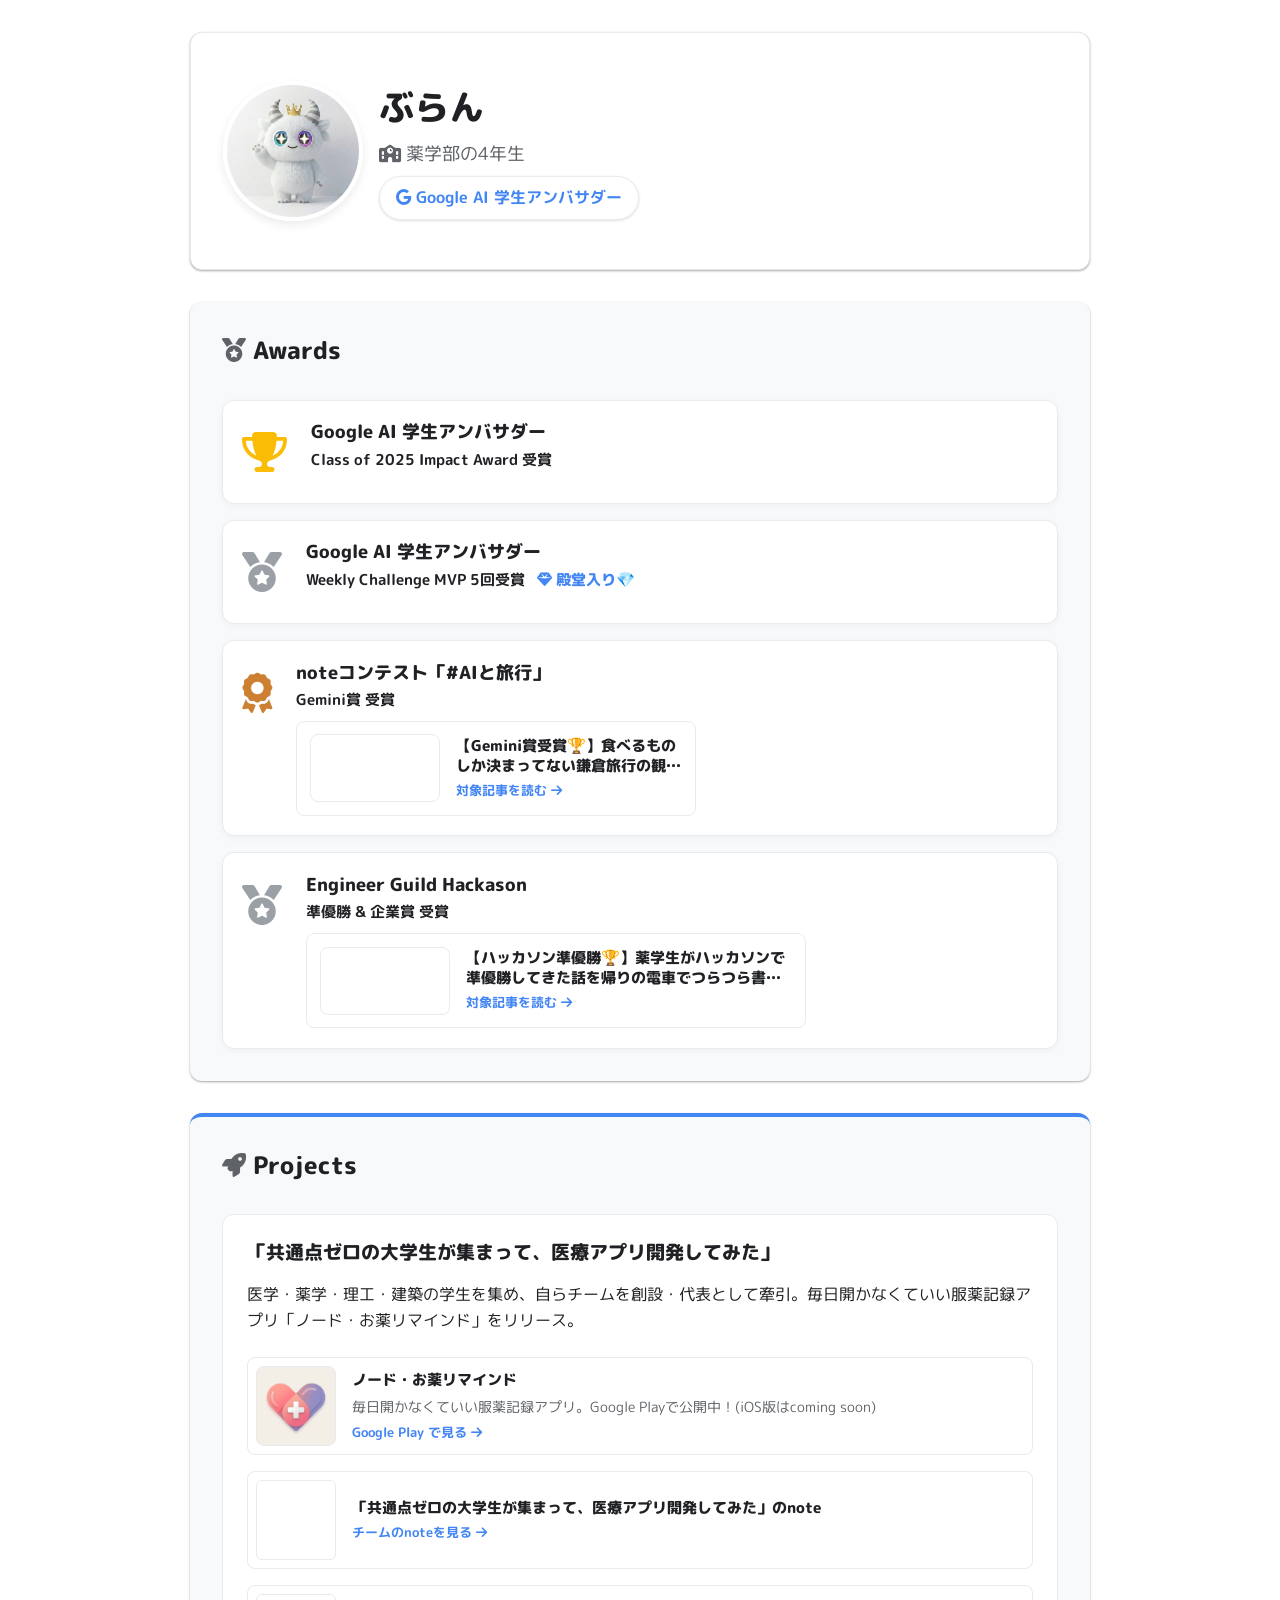
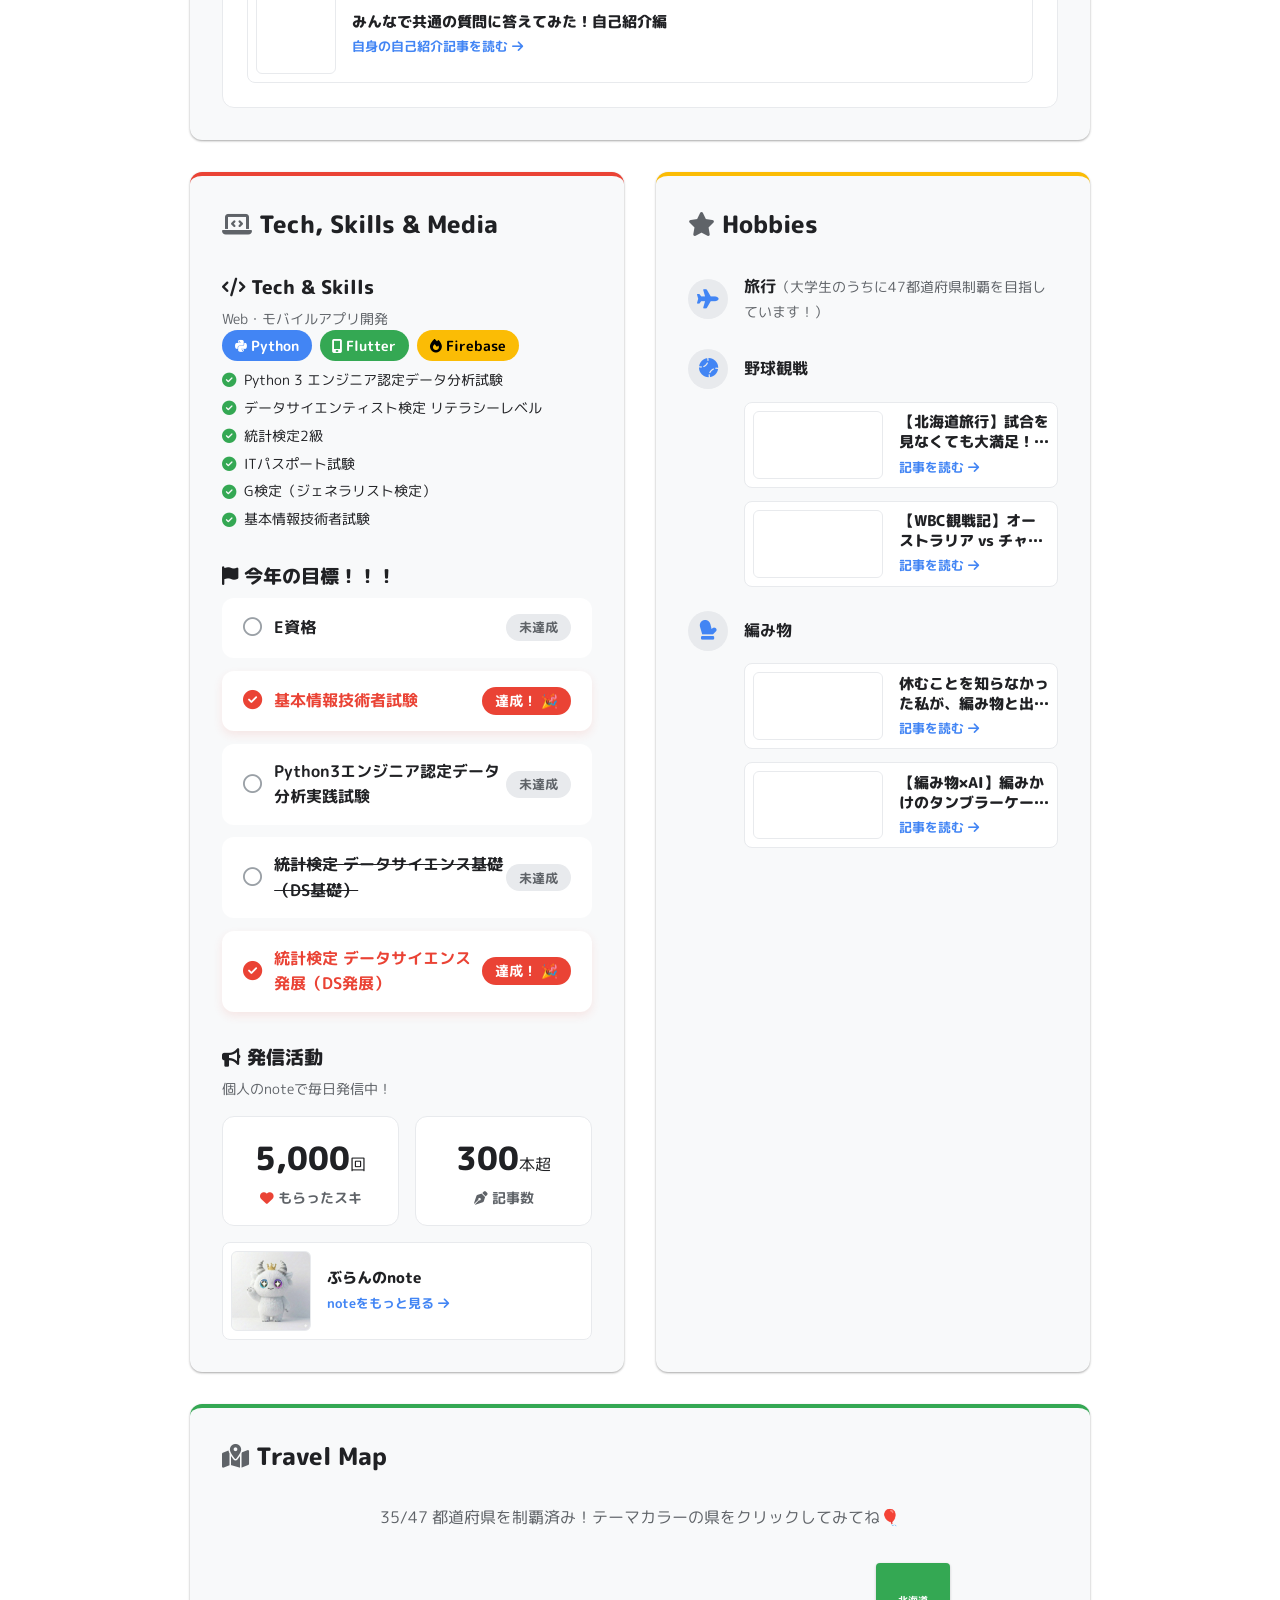
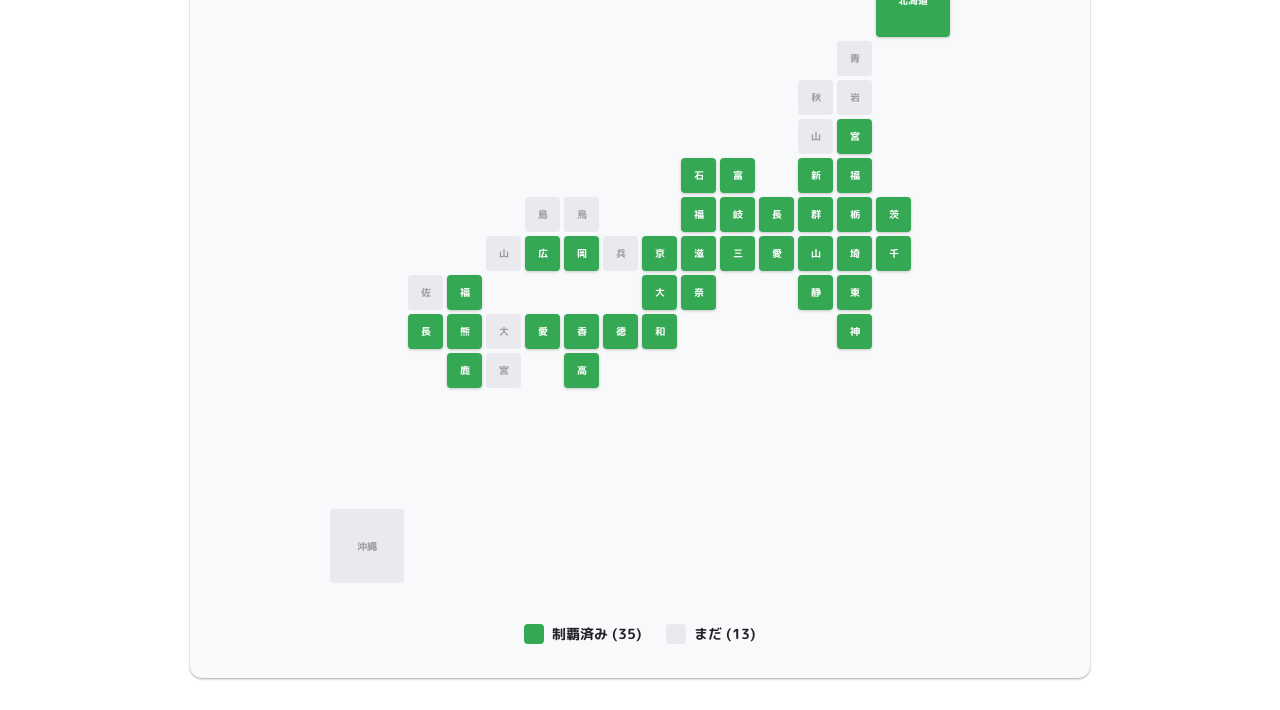
<file: index.html>
<!DOCTYPE html>
<html lang="ja">
<head>
    <meta charset="UTF-8">
    <meta name="referrer" content="no-referrer">
    <meta name="viewport" content="width=device-width, initial-scale=1.0">
    <title>ぶらん Profile | Google AI 学生アンバサダー</title>
    
    <!-- Google Fonts -->
    <link rel="preconnect" href="https://fonts.googleapis.com">
    <link rel="preconnect" href="https://fonts.gstatic.com" crossorigin>
    <link href="https://fonts.googleapis.com/css2?family=M+PLUS+Rounded+1c:wght@400;500;700;800&family=Nunito:wght@400;700;900&display=swap" rel="stylesheet">
    
    <!-- Font Awesome -->
    <link rel="stylesheet" href="https://cdnjs.cloudflare.com/ajax/libs/font-awesome/6.4.0/css/all.min.css">
    
    <!-- Custom CSS -->
    <link rel="stylesheet" href="style.css?v=5">
</head>
<body>
    <div class="container">
        
        <!-- ==============================
             1. Header / Profile
        =============================== -->
        <header class="card profile-header drop-shadow">
            <div class="profile-avatar-container">
                <img src="assets/buran-avatar.png" alt="ぶらん" class="profile-avatar-img">
            </div>
            <div class="profile-info">
                <h1 class="profile-name">ぶらん</h1>
                <p class="profile-affiliation"><i class="fa-solid fa-school"></i> 薬学部の4年生</p>
                <div class="profile-title-badge">
                    <i class="fa-brands fa-google"></i> Google AI 学生アンバサダー
                </div>
            </div>
        </header>

        <!-- ==============================
             2. Awards (受賞歴・実績)
        =============================== -->
        <section class="card awards-section drop-shadow">
            <h2 class="section-title"><i class="fa-solid fa-medal section-icon"></i> Awards</h2>
            <div class="awards-list">
                <div class="award-item">
                    <div class="award-icon"><i class="fa-solid fa-trophy"></i></div>
                    <div class="award-text">
                        <h3>Google AI 学生アンバサダー</h3>
                        <p class="award-desc">Class of 2025 Impact Award 受賞</p>
                    </div>
                </div>
                <div class="award-item">
                    <div class="award-icon silver"><i class="fa-solid fa-medal"></i></div>
                    <div class="award-text">
                        <h3>Google AI 学生アンバサダー</h3>
                        <p class="award-desc">Weekly Challenge MVP 5回受賞 <span style="color: var(--google-blue); font-weight: 800; margin-left: 0.5rem;"><i class="fa-solid fa-gem"></i> 殿堂入り💎</span></p>
                    </div>
                </div>
                <div class="award-item">
                    <div class="award-icon bronze"><i class="fa-solid fa-award"></i></div>
                    <div class="award-text">
                        <h3>noteコンテスト「#AIと旅行」</h3>
                        <p class="award-desc">Gemini賞 受賞</p>
                        <a href="https://note.com/ripe_spirea6186/n/n0808cb4fd16c" target="_blank" class="article-card mt-2" style="max-width: 400px; padding: 0.8rem;">
                            <div class="article-thumb article-thumb-wide" style="background-image: url('https://assets.st-note.com/production/uploads/images/218817394/rectangle_large_type_2_5f4ca6d6369a34ae7428eb9b64c55cc7.png'); border-radius: 8px;"></div>
                            <div class="article-info text-left">
                                <h4>【Gemini賞受賞🏆】食べるものしか決まってない鎌倉旅行の観光...</h4>
                                <span class="read-more">対象記事を読む <i class="fa-solid fa-arrow-right"></i></span>
                            </div>
                        </a>
                    </div>
                </div>
                <div class="award-item">
                    <div class="award-icon silver"><i class="fa-solid fa-medal"></i></div>
                    <div class="award-text">
                        <h3>Engineer Guild Hackason</h3>
                        <p class="award-desc">準優勝 & 企業賞 受賞</p>
                        <a href="https://note.com/ripe_spirea6186/n/n01128cb6e842" target="_blank" class="article-card mt-2" style="max-width: 500px; padding: 0.8rem;">
                            <div class="article-thumb article-thumb-wide" style="background-image: url('https://assets.st-note.com/production/uploads/images/280093312/rectangle_large_type_2_950f7669f2cadfdfdeb16437d7d83e27.png?v=3'); border-radius: 8px;"></div>
                            <div class="article-info text-left">
                                <h4>【ハッカソン準優勝🏆】薬学生がハッカソンで準優勝してきた話を帰りの電車でつらつら書いた記録 (Engineer Guild Hackathon 2026)</h4>
                                <span class="read-more">対象記事を読む <i class="fa-solid fa-arrow-right"></i></span>
                            </div>
                        </a>
                    </div>
                </div>
            </div>
        </section>

        <!-- ==============================
             3. Projects (主なプロジェクト)
        =============================== -->
        <section class="card projects-section drop-shadow border-top-blue">
            <h2 class="section-title"><i class="fa-solid fa-rocket section-icon"></i> Projects</h2>
            <div class="project-card">
                <div class="project-header">
                    <h3>「共通点ゼロの大学生が集まって、医療アプリ開発してみた」</h3>
                </div>
                <div class="project-body">
                    <p class="project-desc">
                        医学・薬学・理工・建築の学生を集め、自らチームを創設・代表として牽引。毎日開かなくていい服薬記録アプリ「ノード・お薬リマインド」をリリース。
                    </p>
                    <div class="project-links" style="position: relative; z-index: 1; display: flex; flex-direction: column; gap: 1rem;">
                        <a href="https://play.google.com/store/apps/details?id=com.zerotomedapp.node_remind" target="_blank" class="article-card">
                            <div class="article-thumb article-thumb-square" style="background-image: url('assets/node-remind-icon.png?v=3'); border-radius: 8px;"></div>
                            <div class="article-info">
                                <h4>ノード・お薬リマインド</h4>
                                <p class="text-small" style="font-size: 0.85rem; color: #5f6368; margin-top: 0.1rem; margin-bottom: 0.3rem;">
                                    毎日開かなくていい服薬記録アプリ。Google Playで公開中！(iOS版はcoming soon)
                                </p>
                                <span class="read-more">Google Play で見る <i class="fa-solid fa-arrow-right"></i></span>
                            </div>
                        </a>
                        <a href="https://note.com/med_application" target="_blank" class="article-card">
                            <div class="article-thumb article-thumb-square" style="background-image: url('https://assets.st-note.com/production/uploads/images/250336955/profile_d6ef4ae35e7d0bf34c0dcac7e90c979f.png');"></div>
                            <div class="article-info">
                                <h4>「共通点ゼロの大学生が集まって、医療アプリ開発してみた」のnote</h4>
                                <span class="read-more">チームのnoteを見る <i class="fa-solid fa-arrow-right"></i></span>
                            </div>
                        </a>
                        <a href="https://note.com/med_application/n/nad761ded6736" target="_blank" class="article-card">
                            <div class="article-thumb article-thumb-square" style="background-image: url('https://assets.st-note.com/production/uploads/images/254985850/rectangle_large_type_2_b019e9d444df9146c33f8c66b841102d.png');"></div>
                            <div class="article-info">
                                <h4>みんなで共通の質問に答えてみた！自己紹介編</h4>
                                <span class="read-more">自身の自己紹介記事を読む <i class="fa-solid fa-arrow-right"></i></span>
                            </div>
                        </a>
                    </div>
                </div>
            </div>
        </section>

        <div class="grid-2-col">
            <!-- ==============================
                 4. Tech, Skills & Media
            =============================== -->
            <section class="card skills-section drop-shadow border-top-red">
                <h2 class="section-title"><i class="fa-solid fa-laptop-code section-icon"></i> Tech, Skills & Media</h2>
                
                <div class="skill-group">
                    <h3><i class="fa-solid fa-code"></i> Tech & Skills</h3>
                    <p class="text-small">Web・モバイルアプリ開発</p>
                    <div class="tags">
                        <span class="tag tag-google-blue"><i class="fa-brands fa-python"></i> Python</span>
                        <span class="tag tag-google-green"><i class="fa-solid fa-mobile-screen"></i> Flutter</span>
                        <span class="tag tag-google-yellow"><i class="fa-solid fa-fire"></i> Firebase</span>
                    </div>
                    <div class="certifications mt-2">
                        <div class="cert-item"><i class="fa-solid fa-check-circle"></i> Python 3 エンジニア認定データ分析試験</div>
                        <div class="cert-item"><i class="fa-solid fa-check-circle"></i> データサイエンティスト検定 リテラシーレベル</div>
                        <div class="cert-item"><i class="fa-solid fa-check-circle"></i> 統計検定2級</div>
                        <div class="cert-item"><i class="fa-solid fa-check-circle"></i> ITパスポート試験</div>
                        <div class="cert-item"><i class="fa-solid fa-check-circle"></i> G検定（ジェネラリスト検定）</div>
                        <div class="cert-item"><i class="fa-solid fa-check-circle"></i> 基本情報技術者試験</div>
                    </div>
                </div>

                <div class="skill-group mt-4">
                    <h3><i class="fa-solid fa-flag"></i> 今年の目標！！！</h3>
                    <ul class="goal-list mt-2">
                        <li class="goal-unachieved">E資格</li>
                        <li class="goal-achieved">基本情報技術者試験</li>
                        <li class="goal-unachieved">Python3エンジニア認定データ分析実践試験</li>
                        <li class="goal-unachieved"><del>統計検定 データサイエンス基礎（DS基礎）</del></li>
                        <li class="goal-achieved">統計検定 データサイエンス発展（DS発展）</li>
                    </ul>
                </div>

                <div class="skill-group mt-4">
                    <h3><i class="fa-solid fa-bullhorn"></i> 発信活動</h3>
                    <p class="text-small">個人のnoteで毎日発信中！</p>
                    <div class="media-stats">
                        <div class="stat-box">
                            <span class="stat-num">5,000<span class="stat-unit">回</span></span>
                            <span class="stat-label"><i class="fa-solid fa-heart" style="color: var(--google-red);"></i> もらったスキ</span>
                        </div>
                        <div class="stat-box">
                            <span class="stat-num">300<span class="stat-unit">本超</span></span>
                            <span class="stat-label"><i class="fa-solid fa-pen-nib"></i> 記事数</span>
                        </div>
                    </div>
                    <div class="mt-3">
                        <a href="https://note.com/ripe_spirea6186" target="_blank" class="article-card">
                            <div class="article-thumb article-thumb-square" style="background-image: url('assets/buran-avatar.png');"></div>
                            <div class="article-info text-left">
                                <h4>ぶらんのnote</h4>
                                <span class="read-more">noteをもっと見る <i class="fa-solid fa-arrow-right"></i></span>
                            </div>
                        </a>
                    </div>
                </div>
            </section>

            <!-- ==============================
                 5. Hobbies
            =============================== -->
            <section class="card hobbies-section drop-shadow border-top-yellow">
                <h2 class="section-title"><i class="fa-solid fa-star section-icon"></i> Hobbies</h2>
                <ul class="hobby-list" style="gap: 1.5rem;">
                    <li style="flex-direction: column; align-items: flex-start; gap: 0.8rem;">
                        <div style="display: flex; align-items: center; gap: 1rem; width: 100%;">
                            <div class="hobby-icon"><i class="fa-solid fa-plane"></i></div>
                            <div class="hobby-text">旅行<span>（大学生のうちに47都道府県制覇を目指しています！）</span></div>
                        </div>
                    </li>
                    <li style="flex-direction: column; align-items: flex-start; gap: 0.8rem;">
                        <div style="display: flex; align-items: center; gap: 1rem; width: 100%;">
                            <div class="hobby-icon"><i class="fa-solid fa-baseball"></i></div>
                            <div class="hobby-text">野球観戦</div>
                        </div>
                        <div class="hobby-articles" style="display: flex; flex-direction: column; gap: 0.8rem; width: 100%; padding-left: 3.5rem;">
                            <a href="https://note.com/ripe_spirea6186/n/n01be01856766" target="_blank" class="article-card">
                                <div class="article-thumb article-thumb-wide" style="background-image: url('https://assets.st-note.com/production/uploads/images/260297803/rectangle_large_type_2_620e8fa273e8f6cc66cac0bc8920c0df.png');"></div>
                                <div class="article-info text-left">
                                    <h4>【北海道旅行】試合を見なくても大満足！エスコンフィールドの「スタジアムツアー」でベン...</h4>
                                    <span class="read-more">記事を読む <i class="fa-solid fa-arrow-right"></i></span>
                                </div>
                            </a>
                            <a href="https://note.com/ripe_spirea6186/n/n8fcc0d4b93b8" target="_blank" class="article-card">
                                <div class="article-thumb article-thumb-wide" style="background-image: url('https://assets.st-note.com/production/uploads/images/256780306/rectangle_large_type_2_aab772de7d99e92367abf401e97cbf34.png');"></div>
                                <div class="article-info text-left">
                                    <h4>【WBC観戦記】オーストラリア vs チャイニーズタイペイ戦を見てきた！⚾️🔥</h4>
                                    <span class="read-more">記事を読む <i class="fa-solid fa-arrow-right"></i></span>
                                </div>
                            </a>
                        </div>
                    </li>
                    <li style="flex-direction: column; align-items: flex-start; gap: 0.8rem;">
                        <div style="display: flex; align-items: center; gap: 1rem; width: 100%;">
                            <div class="hobby-icon"><i class="fa-solid fa-mitten"></i></div>
                            <div class="hobby-text">編み物</div>
                        </div>
                        <div class="hobby-articles" style="display: flex; flex-direction: column; gap: 0.8rem; width: 100%; padding-left: 3.5rem;">
                            <a href="https://note.com/ripe_spirea6186/n/n63dbd90e4150" target="_blank" class="article-card">
                                <div class="article-thumb article-thumb-wide" style="background-image: url('https://assets.st-note.com/production/uploads/images/228709750/rectangle_large_type_2_1fd07b924cb86f111d7cb0f399627095.png');"></div>
                                <div class="article-info text-left">
                                    <h4>休むことを知らなかった私が、編み物と出会って手に入れた「余白」の話。#今年学んだこと</h4>
                                    <span class="read-more">記事を読む <i class="fa-solid fa-arrow-right"></i></span>
                                </div>
                            </a>
                            <a href="https://note.com/ripe_spirea6186/n/n4a9ca5835a4a" target="_blank" class="article-card">
                                <div class="article-thumb article-thumb-wide" style="background-image: url('https://assets.st-note.com/production/uploads/images/228218875/rectangle_large_type_2_57f996404d09b30773b92bbbc62b85c3.png');"></div>
                                <div class="article-info text-left">
                                    <h4>【編み物×AI】編みかけのタンブラーケースのデザインをGeminiに考えてもらった！</h4>
                                    <span class="read-more">記事を読む <i class="fa-solid fa-arrow-right"></i></span>
                                </div>
                            </a>
                        </div>
                    </li>
                </ul>
            </section>
        </div>

        <!-- ==============================
             5. Travel Map
        =============================== -->
        <section class="card map-section drop-shadow border-top-green">
            <h2 class="section-title"><i class="fa-solid fa-map-location-dot section-icon"></i> Travel Map</h2>
            <p class="text-center mb-3 text-light">35/47 都道府県を制覇済み！テーマカラーの県をクリックしてみてね🎈</p>
            
            <div class="map-container">
                <!-- Japan Map Grid -->
                <!-- JSで描画します -->
                <div id="japan-map" class="japan-map-grid"></div>
            </div>
            
            <div class="map-legend">
                <div class="legend-item"><span class="legend-color visited"></span> 制覇済み (35)</div>
                <div class="legend-item"><span class="legend-color unvisited"></span> まだ (13)</div>
            </div>
        </section>

    </div>

    <!-- Modal for Map Click -->
    <div id="article-modal" class="modal">
        <div class="modal-content drop-shadow">
            <span class="close-btn">&times;</span>
            <h3 id="modal-pref-name" class="modal-title">都道府県名</h3>
            <div id="modal-article-list" class="modal-body">
                <!-- 記事リストがここに入る -->
            </div>
        </div>
    </div>

    <!-- Script -->
    <script src="script.js"></script>
</body>
</html>
</file>
<file: style.css>
:root {
    /* Google Material Color Palette */
    --bg-color: #FFFFFF; /* Pure White */
    --card-bg: #F8F9FA; /* Light Gray */
    
    --text-main: #202124; /* Dark Gray for high visibility */
    --text-light: #5F6368;
    
    /* Google Colors */
    --google-blue: #4285F4;
    --google-red: #EA4335;
    --google-yellow: #FBBC05;
    --google-green: #34A853;
    
    /* Map Colors */
    --visited-color: var(--google-green); /* Google Green for visited */
    --visited-hover: #3bca62; /* Slightly brighter green for hover */
    --unvisited-color: #E8EAED; /* Light grey for unvisited */
    --unvisited-hover: #DADCE0;
    
    --font-primary: 'M PLUS Rounded 1c', sans-serif;
    
    --shadow-soft: 0 1px 3px rgba(0,0,0,0.12), 0 1px 2px rgba(0,0,0,0.24); /* Material Box Shadow */
    --border-radius: 12px;
    --transition: all 0.3s ease;
}

* {
    box-sizing: border-box;
    margin: 0;
    padding: 0;
}

body {
    background-color: var(--bg-color);
    color: var(--text-main);
    font-family: var(--font-primary);
    line-height: 1.6;
    padding: 2rem 1rem;
}

.container {
    max-width: 900px;
    margin: 0 auto;
    display: flex;
    flex-direction: column;
    gap: 2rem;
}

/* Typography & Utilities */
h1, h2, h3, h4 {
    font-weight: 800;
    line-height: 1.4;
    margin-bottom: 0.5rem;
}

.text-small {
    font-size: 0.85rem;
    color: var(--text-light);
}

.text-light { color: var(--text-light); }
.text-pink { color: #f06292; }
.text-center { text-align: center; }
.mb-3 { margin-bottom: 1rem; }
.mt-2 { margin-top: 0.5rem; }
.mt-3 { margin-top: 1rem; }
.mt-4 { margin-top: 2rem; }

/* Cards Layout */
.card {
    background-color: var(--card-bg);
    border-radius: var(--border-radius);
    padding: 2rem;
    position: relative;
    overflow: hidden;
}

/* Section Top Borders (Google Colors) */
.border-top-blue { border-top: 4px solid var(--google-blue); }
.border-top-red { border-top: 4px solid var(--google-red); }
.border-top-yellow { border-top: 4px solid var(--google-yellow); }
.border-top-green { border-top: 4px solid var(--google-green); }

.drop-shadow {
    box-shadow: var(--shadow-soft);
}

.grid-2-col {
    display: grid;
    grid-template-columns: 1fr 1fr;
    gap: 2rem;
}

@media (max-width: 768px) {
    .grid-2-col {
        grid-template-columns: 1fr;
    }
}

.section-title {
    display: flex;
    align-items: center;
    gap: 0.5rem;
    font-size: 1.5rem;
    margin-bottom: 1.5rem;
    padding-bottom: 0.5rem;
    display: inline-block;
}

.section-icon {
    color: var(--text-light); /* Neutral icon color next to text */
}

/* ==================================
   1. Header / Profile
================================== */
.profile-header {
    display: flex;
    flex-direction: column;
    align-items: center;
    text-align: center;
    gap: 1rem;
    background: #FFFFFF;
    border: 1px solid #E8EAED;
}

@media (min-width: 600px) {
    .profile-header {
        flex-direction: row;
        text-align: left;
        padding: 3rem 2rem;
    }
}

.profile-avatar-container {
    position: relative;
    width: 140px;
    height: 140px;
    flex-shrink: 0;
}

.profile-avatar-img {
    width: 100%;
    height: 100%;
    object-fit: cover;
    border-radius: 50%;
    border: 4px solid var(--bg-color);
    box-shadow: 0 4px 10px rgba(0,0,0,0.08); /* slight soft shadow */
    display: block;
}

.profile-info {
    flex-grow: 1;
}

.profile-name {
    font-size: 2.2rem;
}

.profile-affiliation {
    color: var(--text-light);
    font-size: 1.1rem;
    margin-bottom: 0.5rem;
}

.profile-title-badge {
    display: inline-block;
    background-color: #FFFFFF;
    padding: 0.5rem 1rem;
    border-radius: 30px;
    font-weight: 700;
    color: var(--google-blue); /* Google Blue */
    box-shadow: 0 1px 3px rgba(0,0,0,0.12);
    border: 1px solid #E8EAED;
}

/* ==================================
   2. Awards
================================== */
.awards-section {
    background: var(--card-bg);
}

.awards-list {
    display: flex;
    flex-direction: column;
    gap: 1rem;
}

.award-item {
    display: flex;
    align-items: flex-start;
    gap: 1.5rem;
    background-color: #fff;
    padding: 1.2rem;
    border-radius: 12px;
    border: 1px solid #E8EAED;
    box-shadow: 0 2px 6px rgba(0,0,0,0.04);
    transition: var(--transition);
    width: 100%;
    box-sizing: border-box;
    overflow: hidden;
}

.award-item:hover {
    transform: translateY(-3px);
    box-shadow: 0 5px 15px rgba(0,0,0,0.08);
}

.award-text {
    flex: 1;
    min-width: 0;
}

.award-icon {
    font-size: 2.5rem;
    color: var(--google-yellow); /* Yellow for Awards */
}
.award-icon.silver { color: #9AA0A6; } /* Grey for silver */
.award-icon.bronze { color: #CD7F32; } /* Bronze */

.award-text h3 {
    font-size: 1.1rem;
    margin-bottom: 0.2rem;
}

.award-desc {
    color: var(--text-main);
    font-size: 0.95rem;
    font-weight: 700;
}

.award-link {
    display: inline-block;
    margin-top: 0.5rem;
    font-size: 0.9rem;
    color: var(--google-blue);
    text-decoration: none;
    font-weight: bold;
}
.award-link:hover { text-decoration: underline; }

/* ==================================
   3. Projects
================================== */
.project-card {
    border: 1px solid #E8EAED;
    border-radius: var(--border-radius);
    padding: 1.5rem;
    background-color: #FFFFFF;
}

.project-header h3 {
    font-size: 1.2rem;
    color: var(--text-main);
}

.project-desc {
    margin: 1rem 0;
}

.project-strengths h4 {
    font-size: 1rem;
    margin-bottom: 0.5rem;
}

.tags {
    display: flex;
    flex-wrap: wrap;
    gap: 0.5rem;
}

.tag {
    padding: 0.3rem 0.8rem;
    border-radius: 20px;
    font-size: 0.85rem;
    font-weight: 700;
}
.tag-google-blue { background-color: var(--google-blue); color: white; }
.tag-google-red { background-color: var(--google-red); color: white; }
.tag-google-yellow { background-color: var(--google-yellow); color: #000; }
.tag-google-green { background-color: var(--google-green); color: white; }
.tag-dark { background-color: #3C4043; color: white; }

.project-links {
    margin-top: 1.5rem;
    display: flex;
    gap: 1rem;
    flex-wrap: wrap;
}

/* ==================================
   4. Skills & Media
================================== */
.certifications .cert-item {
    font-size: 0.9rem;
    margin-bottom: 0.3rem;
    display: flex;
    align-items: center;
    gap: 0.5rem;
    color: var(--text-main);
}
.cert-item i { color: var(--google-green); }

.media-stats {
    display: flex;
    gap: 1rem;
    margin-top: 1rem;
}

.stat-box {
    flex: 1;
    background-color: #FFFFFF;
    border: 1px solid #E8EAED;
    border-radius: 12px;
    padding: 1rem;
    text-align: center;
    display: flex;
    flex-direction: column;
}

.stat-num {
    font-size: 2rem;
    font-weight: 800;
    color: var(--text-main);
}
.stat-unit {
    font-size: 1rem;
    font-weight: normal;
}
.stat-label {
    font-size: 0.85rem;
    color: var(--text-light);
    margin-top: 0.2rem;
    font-weight: bold;
}

/* ==================================
   Goals (今年の目標)
================================== */
.goal-list {
    list-style: none !important;
    display: flex;
    flex-direction: column;
    gap: 0.8rem;
    padding: 0 !important;
    margin: 0 !important;
}

.goal-list li {
    padding: 0.8rem 1.2rem;
    border-radius: var(--border-radius);
    font-weight: 700;
    display: flex;
    align-items: center;
    border: 2px solid transparent;
    transition: var(--transition);
    background-color: #FFFFFF;
    margin-left: 0 !important;
}

/* 未達成状態 */
.goal-unachieved {
    color: var(--text-main);
    border-color: #E8EAED;
}
.goal-unachieved::before {
    content: "\f111"; /* fa-circle regular */
    font-family: "Font Awesome 6 Free";
    font-weight: 400;
    margin-right: 12px;
    color: #9AA0A6;
    font-size: 1.2rem;
}
.goal-unachieved::after {
    content: "未達成";
    margin-left: auto;
    font-size: 0.8rem;
    color: var(--text-light);
    background-color: #E8EAED;
    padding: 0.2rem 0.8rem;
    border-radius: 20px;
    white-space: nowrap;
    flex-shrink: 0;
}

/* 達成状態 */
.goal-achieved {
    background-color: #fce8e6; /* Google Red lightened */
    color: var(--google-red);
    border-color: #fad2cf;
    box-shadow: 0 4px 10px rgba(234, 67, 53, 0.1);
}
.goal-achieved::before {
    content: "\f058"; /* fa-circle-check solid */
    font-family: "Font Awesome 6 Free";
    font-weight: 900;
    margin-right: 12px;
    color: var(--google-red);
    font-size: 1.2rem;
}
.goal-achieved::after {
    content: "達成！ 🎉";
    margin-left: auto;
    font-size: 0.85rem;
    color: #fff;
    background-color: var(--google-red);
    padding: 0.2rem 0.8rem;
    border-radius: 20px;
    font-weight: bold;
    animation: popIn 0.5s cubic-bezier(0.175, 0.885, 0.32, 1.275) forwards;
    white-space: nowrap;
    flex-shrink: 0;
}
@keyframes popIn {
    0% { transform: scale(0.8); opacity: 0; }
    100% { transform: scale(1); opacity: 1; }
}

/* 挑戦中状態 */
.goal-challenging {
    background-color: #fffdf5;
    color: var(--text-main);
    border-color: #fce8b2;
    box-shadow: 0 4px 10px rgba(251, 188, 5, 0.1);
}
.goal-challenging::before {
    content: "\f135"; /* fa-rocket */
    font-family: "Font Awesome 6 Free";
    font-weight: 900;
    margin-right: 12px;
    color: var(--google-yellow);
    font-size: 1.2rem;
}
.goal-challenging::after {
    content: "挑戦中 🔥";
    margin-left: auto;
    font-size: 0.85rem;
    color: #000;
    background-color: var(--google-yellow);
    padding: 0.2rem 0.8rem;
    border-radius: 20px;
    font-weight: bold;
    white-space: nowrap;
    flex-shrink: 0;
}

@media (max-width: 600px) {
    .goal-list li {
        padding: 0.6rem 1rem;
        font-size: 0.95rem;
    }
    .goal-unachieved::after, .goal-achieved::after, .goal-challenging::after {
        font-size: 0.75rem;
        padding: 0.2rem 0.6rem;
    }
    .goal-unachieved::before, .goal-achieved::before, .goal-challenging::before {
        margin-right: 8px;
        font-size: 1.1rem;
    }
}

/* ==================================
   Buttons
================================== */
.btn {
    display: inline-block;
    padding: 0.5rem 1rem;
    border-radius: 8px;
    text-decoration: none;
    font-weight: 700;
    transition: var(--transition);
    border: none;
    cursor: pointer;
    text-align: center;
}
.btn-primary { background-color: var(--google-blue); color: white; }
.btn-primary:hover { background-color: #3367D6; }

.btn-secondary { background-color: var(--card-bg); color: var(--text-main); border: 2px solid #e0e0e0; }
.btn-secondary:hover { background-color: #f5f5f5; }

.btn-note { background-color: var(--google-blue); color: white; padding: 0.6rem 2rem; border-radius: 30px;}
.btn-note:hover { background-color: #3367D6; }


/* ==================================
   5. Hobbies
================================== */
.hobby-list {
    list-style: none;
    display: flex;
    flex-direction: column;
    gap: 1rem;
}

.hobby-list li {
    display: flex;
    align-items: center;
    gap: 1rem;
}

.hobby-icon {
    width: 40px;
    height: 40px;
    background-color: #E8EAED;
    border-radius: 50%;
    display: flex;
    align-items: center;
    justify-content: center;
    color: var(--google-blue);
    font-size: 1.2rem;
    flex-shrink: 0;
}

.hobby-text {
    font-weight: 700;
}
.hobby-text span {
    font-weight: normal;
    font-size: 0.85rem;
    color: var(--text-light);
}

.buran-illustration {
    position: relative;
    text-align: center;
    background-color: #FFFFFF;
    border-radius: 16px;
    padding: 1.5rem;
    border: 2px dashed #DADCE0;
}
.buran-caption {
    font-size: 0.9rem;
    color: var(--text-light);
    margin-top: 0.5rem;
    font-weight: bold;
}

/* ==================================
   5. Travel Map (Japan Block Map)
================================== */
.map-section {
    background-color: var(--card-bg);
}

.map-container {
    width: 100%;
    overflow-x: auto; /* Allow scrolling on small devices */
    padding: 1rem 0;
}

.japan-map-grid {
    display: grid;
    /* We'll use a 16x16 grid and size each block */
    grid-template-columns: repeat(16, 25px);
    grid-template-rows: repeat(16, 25px);
    gap: 3px;
    width: max-content;
    margin: 0 auto;
}

@media (min-width: 600px) {
    .japan-map-grid {
        grid-template-columns: repeat(16, 35px);
        grid-template-rows: repeat(16, 35px);
        gap: 4px;
    }
}

.pref-block {
    background-color: var(--unvisited-color);
    border-radius: 4px;
    display: flex;
    align-items: center;
    justify-content: center;
    font-size: 0.65rem;
    font-weight: bold;
    color: #9e9e9e;
    cursor: default;
    transition: var(--transition);
}

.pref-block.visited {
    background-color: var(--visited-color);
    color: #FFFFFF;
    cursor: pointer;
    box-shadow: 0 1px 3px rgba(0,0,0,0.2);
}

.pref-block.visited:hover {
    background-color: var(--visited-hover);
    transform: scale(1.1);
    z-index: 10;
}

/* Specific double size blocks (e.g. Hokkaido, Tokyo) */
.pref-block.hokkaido {
    grid-column: 15 / span 2;
    grid-row: 1 / span 2;
}
.pref-block.okinawa {
    grid-column: 1 / span 2;
    grid-row: 15 / span 2;
}

/* Map Legend */
.map-legend {
    display: flex;
    justify-content: center;
    gap: 1.5rem;
    margin-top: 1.5rem;
}
.legend-item {
    display: flex;
    align-items: center;
    font-size: 0.9rem;
    gap: 0.5rem;
    font-weight: bold;
}
.legend-color {
    width: 20px;
    height: 20px;
    border-radius: 4px;
    display: inline-block;
}
.legend-color.visited { background-color: var(--visited-color); }
.legend-color.unvisited { background-color: var(--unvisited-color); }

/* ==================================
   Modal
================================== */
.modal {
    display: none;
    position: fixed;
    z-index: 1000;
    left: 0;
    top: 0;
    width: 100%;
    height: 100%;
    background-color: rgba(0,0,0,0.5);
    backdrop-filter: blur(4px);
    align-items: center;
    justify-content: center;
}

.modal.show {
    display: flex;
    animation: fadeIn 0.3s;
}

.modal-content {
    background-color: #fff;
    margin: auto;
    padding: 2rem;
    border-radius: var(--border-radius);
    width: 90%;
    max-width: 500px;
    position: relative;
    border-top: 8px solid var(--google-blue);
    animation: slideUp 0.3s;
}

.close-btn {
    position: absolute;
    top: 15px;
    right: 20px;
    color: #aaa;
    font-size: 28px;
    font-weight: bold;
    cursor: pointer;
}
.close-btn:hover { color: #333; }

.modal-title {
    margin-bottom: 1rem;
    font-size: 1.3rem;
    border-bottom: 2px dashed #eee;
    padding-bottom: 0.5rem;
}

.modal-body ul {
    list-style: none;
}
.modal-body li {
    margin-bottom: 0.8rem;
}

/* Article Cards inside Modal */
.article-card-list {
    display: flex;
    flex-direction: column;
    gap: 1rem;
}

.article-card {
    display: flex;
    align-items: center;
    gap: 1rem;
    text-decoration: none;
    color: var(--text-main);
    background-color: var(--bg-color);
    border: 1px solid #E8EAED;
    border-radius: 8px;
    padding: 0.5rem;
    transition: var(--transition);
    width: 100%;
    max-width: 100%;
    box-sizing: border-box;
    overflow: hidden;
}

.article-card:hover {
    background-color: #F1F3F4;
    border-color: #DADCE0;
    box-shadow: 0 1px 2px rgba(0,0,0,0.1);
}

.article-thumb {
    border-radius: 6px;
    background-size: cover;
    background-position: center;
    background-repeat: no-repeat;
    flex-shrink: 0;
    border: 1px solid #E8EAED;
}

.article-thumb-wide {
    width: 100px;
    height: 52px; /* ~1.91:1 */
}

@media (min-width: 480px) {
    .article-thumb-wide {
        width: 130px;
        height: 68px;
    }
}

.article-thumb-square {
    width: 60px;
    height: 60px;
}

@media (min-width: 480px) {
    .article-thumb-square {
        width: 80px;
        height: 80px;
    }
}

.article-info {
    display: flex;
    flex-direction: column;
    justify-content: center;
    min-width: 0; /* Prevents flex child from overflowing when text truncates */
}

.article-info h4 {
    font-size: 0.95rem;
    margin-bottom: 0.3rem;
    line-height: 1.3;
    display: -webkit-box;
    -webkit-line-clamp: 2;
    line-clamp: 2;
    -webkit-box-orient: vertical;
    overflow: hidden;
}

.read-more {
    font-size: 0.8rem;
    color: var(--google-blue);
    font-weight: bold;
}

.modal-body a {
    color: var(--google-blue);
    text-decoration: none;
    font-weight: bold;
    display: flex;
    gap: 0.5rem;
    align-items: flex-start;
}
.modal-body a i {
    margin-top: 0.2rem;
}
.modal-body a:hover {
    text-decoration: underline;
}
.dummy-text {
    color: var(--text-light);
    font-style: italic;
    text-align: center;
    padding: 1rem 0;
}

@keyframes fadeIn {
    from { opacity: 0; }
    to { opacity: 1; }
}
@keyframes slideUp {
    from { transform: translateY(20px); opacity: 0;}
    to { transform: translateY(0); opacity: 1;}
}

/* ==================================
   Mobile Extra Fixes
================================== */
@media (max-width: 600px) {
    .award-item {
        flex-direction: column;
        align-items: flex-start;
        gap: 0.5rem;
    }
    .article-card {
        flex-direction: column;
        align-items: flex-start;
        padding: 0.8rem;
    }
    .article-thumb-wide, .article-thumb-square {
        width: 100%;
        height: 120px;
    }
    .article-info {
        width: 100%;
    }
}
</file>
